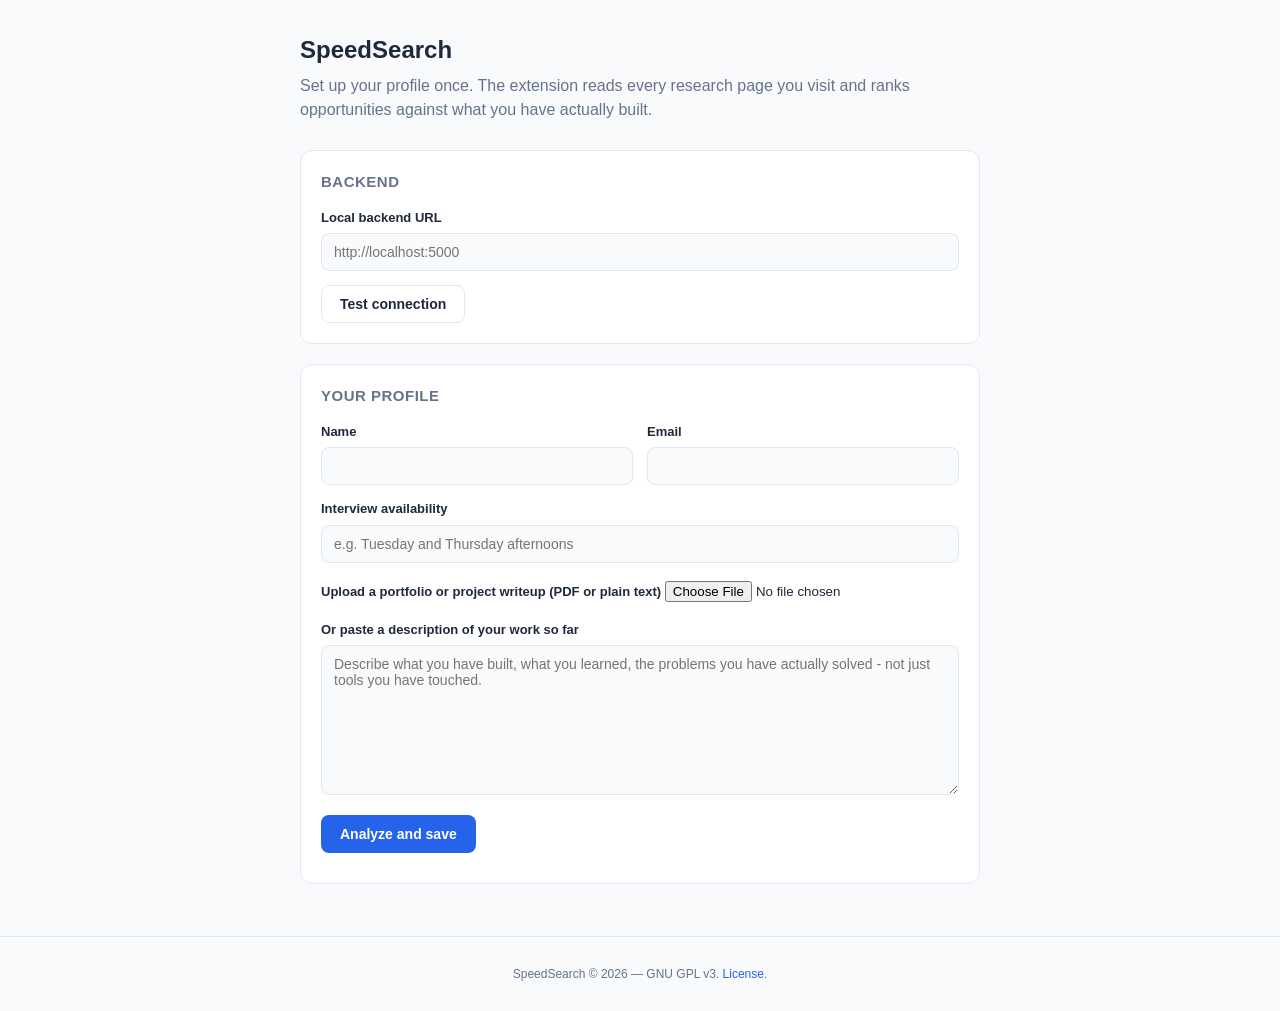
<file: extension/options.html>
<!--
  SpeedSearch - Contextual matching for university research discovery.
  Copyright (C) 2026 Aadharsh Sakkaravarthy, Ted Erdos, Ali Salama,
                     Chima Ozonwoye.
  Licensed under GNU GPL v3.  See LICENSE.
-->
<!DOCTYPE html>
<html lang="en">
<head>
  <meta charset="UTF-8">
  <title>SpeedSearch Settings</title>
  <link rel="stylesheet" href="options.css">
</head>
<body>
  <main>
    <h1>SpeedSearch</h1>
    <p class="sub">Set up your profile once. The extension reads every
    research page you visit and ranks opportunities against what
    you have actually built.</p>

    <section class="card">
      <h2>Backend</h2>
      <label>Local backend URL
        <input id="backend" type="url"
               placeholder="http://localhost:5000">
      </label>
      <div id="backend-status" class="status"></div>
      <button id="test-backend" class="secondary">Test connection</button>
    </section>

    <section class="card">
      <h2>Your profile</h2>
      <form id="profile-form">
        <div class="row">
          <label>Name<input name="name" required></label>
          <label>Email<input name="email" type="email" required></label>
        </div>
        <label>Interview availability
          <input name="availability"
                 placeholder="e.g. Tuesday and Thursday afternoons">
        </label>

        <label>Upload a portfolio or project writeup (PDF or plain text)
          <input name="file" type="file" accept=".pdf,.txt,.md">
        </label>
        <label>Or paste a description of your work so far
          <textarea name="text" rows="8"
            placeholder="Describe what you have built, what you learned, the problems you have actually solved - not just tools you have touched."></textarea>
        </label>

        <button class="primary" type="submit">Analyze and save</button>
      </form>
      <div id="save-status" class="status"></div>
    </section>

    <section id="current" class="card hidden">
      <h2>What SpeedSearch sees in your work</h2>
      <p id="current-summary"></p>
      <div id="current-skills" class="skills"></div>
      <ul id="current-experience"></ul>
    </section>
  </main>

  <footer>
    <p>SpeedSearch &copy; 2026 &mdash; GNU GPL v3.
      <a href="https://www.gnu.org/licenses/gpl-3.0.html" target="_blank">License</a>.
    </p>
  </footer>

  <script src="options.js"></script>
</body>
</html>
</file>
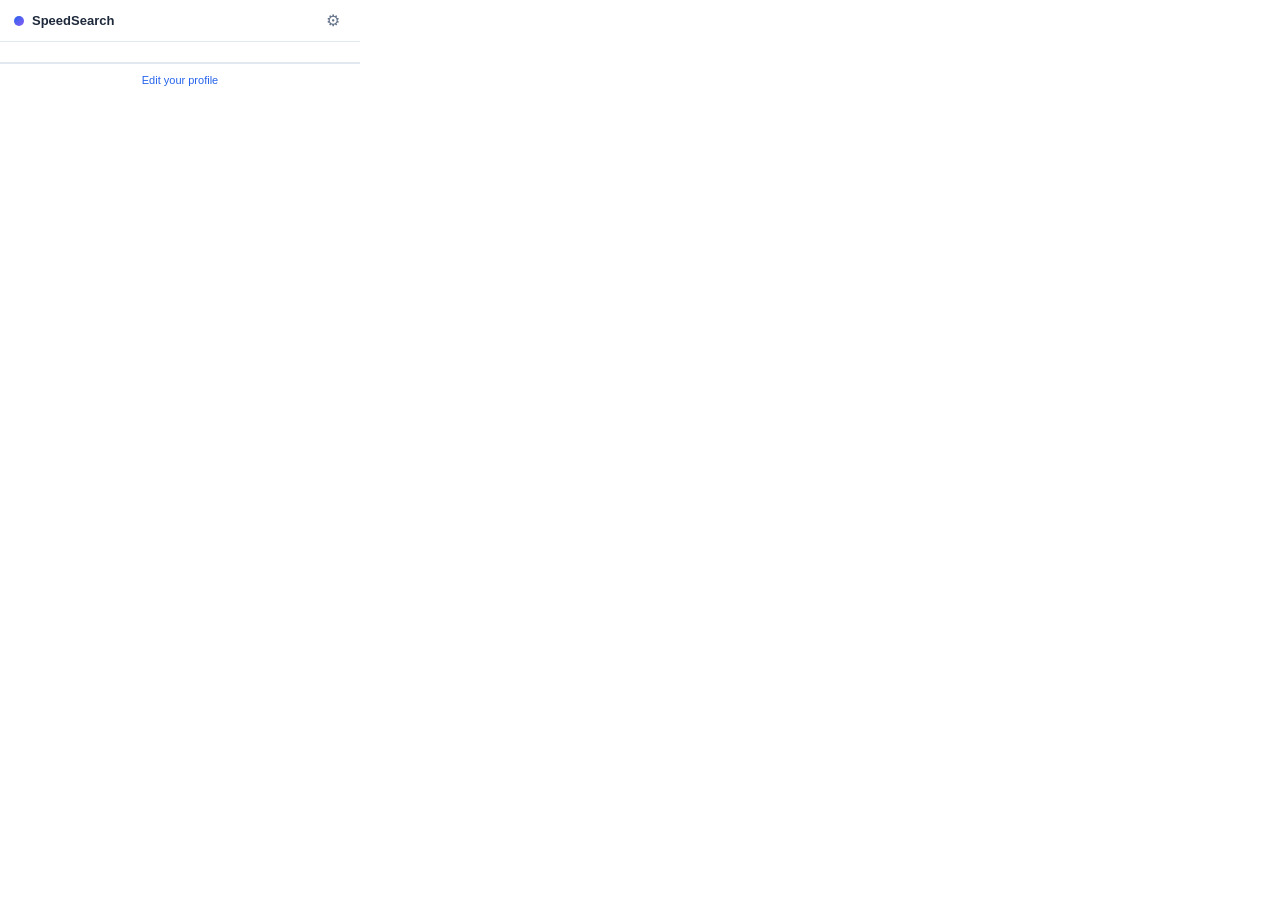
<file: extension/popup.html>
<!--
  SpeedSearch - Contextual matching for university research discovery.
  Copyright (C) 2026 Aadharsh Sakkaravarthy, Ted Erdos, Ali Salama,
                     Chima Ozonwoye.
  Licensed under GNU GPL v3.  See LICENSE.
-->
<!DOCTYPE html>
<html lang="en">
<head>
  <meta charset="UTF-8">
  <link rel="stylesheet" href="popup.css">
  <title>SpeedSearch</title>
</head>
<body>
  <header>
    <div class="brand">
      <span class="dot"></span>
      <strong>SpeedSearch</strong>
    </div>
    <button id="settings" class="icon" title="Settings">&#9881;</button>
  </header>

  <section id="status" class="status"></section>

  <section id="empty" class="empty hidden">
    <p>No research opportunities detected on this page.</p>
    <button id="rescan" class="primary">Scan this page</button>
  </section>

  <section id="results" class="hidden">
    <div class="actions">
      <button id="rescan2" class="secondary">Rescan</button>
    </div>
    <div id="match-list"></div>
  </section>

  <footer>
    <a href="#" id="open-options">Edit your profile</a>
  </footer>

  <script src="popup.js"></script>
</body>
</html>
</file>
<file: extension/options.css>
/*
 * SpeedSearch - Contextual matching for university research discovery.
 * Copyright (C) 2026 Aadharsh Sakkaravarthy, Ted Erdos, Ali Salama,
 *                    Chima Ozonwoye.
 * Licensed under GNU GPL v3.  See LICENSE.
 */

:root {
  --primary: #2563eb;
  --accent: #8b5cf6;
  --bg: #f8fafc;
  --card: #ffffff;
  --border: #e2e8f0;
  --text: #1e293b;
  --muted: #64748b;
}

* { box-sizing: border-box; }

body {
  font-family: -apple-system, BlinkMacSystemFont, "Segoe UI", sans-serif;
  background: var(--bg);
  color: var(--text);
  margin: 0;
  line-height: 1.5;
}

main { max-width: 720px; margin: 0 auto; padding: 32px 20px; }

h1 {
  margin: 0 0 6px;
  font-size: 24px;
}
.sub {
  color: var(--muted);
  margin: 0 0 28px;
}

.card {
  background: var(--card);
  border: 1px solid var(--border);
  border-radius: 12px;
  padding: 20px;
  margin-bottom: 20px;
}

.card h2 {
  margin: 0 0 14px;
  font-size: 15px;
  color: var(--muted);
  text-transform: uppercase;
  letter-spacing: 0.5px;
}

label {
  display: block;
  margin-bottom: 14px;
  font-size: 13px;
  font-weight: 600;
}

input[type="text"], input[type="email"], input[type="url"],
input:not([type]), textarea {
  width: 100%;
  margin-top: 6px;
  padding: 10px 12px;
  border: 1px solid var(--border);
  border-radius: 8px;
  font-size: 14px;
  font-family: inherit;
  background: var(--bg);
}
input:focus, textarea:focus {
  outline: none;
  border-color: var(--primary);
  background: white;
}
input[type="file"] { background: transparent; padding: 4px 0; }

textarea {
  resize: vertical;
  min-height: 120px;
}

.row {
  display: grid;
  grid-template-columns: 1fr 1fr;
  gap: 14px;
}

button {
  font-family: inherit;
  font-size: 14px;
  font-weight: 600;
  cursor: pointer;
  border-radius: 8px;
  padding: 10px 18px;
  border: 1px solid transparent;
}
button.primary {
  background: var(--primary);
  color: white;
}
button.primary:hover { background: #1d4ed8; }
button.secondary {
  background: white;
  border-color: var(--border);
  color: var(--text);
}
button.secondary:hover { background: var(--bg); }

.status {
  margin-top: 10px;
  font-size: 13px;
  color: var(--muted);
}
.status.ok { color: #166534; }
.status.error { color: #991b1b; }
.status.working { color: var(--primary); }

.hidden { display: none; }

.skills {
  display: flex;
  flex-wrap: wrap;
  gap: 6px;
  margin: 10px 0;
}
.skill {
  background: #eff6ff;
  color: var(--primary);
  padding: 3px 10px;
  border-radius: 20px;
  font-size: 12px;
  font-weight: 600;
}

ul { margin: 6px 0 0; padding-left: 18px; }
ul li { margin-bottom: 4px; font-size: 13px; }

footer {
  text-align: center;
  padding: 16px;
  color: var(--muted);
  font-size: 12px;
  border-top: 1px solid var(--border);
}
footer a { color: var(--primary); text-decoration: none; }
</file>
<file: extension/popup.css>
/*
 * SpeedSearch - Contextual matching for university research discovery.
 * Copyright (C) 2026 Aadharsh Sakkaravarthy, Ted Erdos, Ali Salama,
 *                    Chima Ozonwoye.
 * Licensed under GNU GPL v3.  See LICENSE.
 */

:root {
  --primary: #2563eb;
  --accent: #8b5cf6;
  --bg: #ffffff;
  --muted: #64748b;
  --border: #e2e8f0;
  --text: #1e293b;
  --card: #f8fafc;
}

* { box-sizing: border-box; }

body {
  width: 360px;
  margin: 0;
  font-family: -apple-system, BlinkMacSystemFont, "Segoe UI", sans-serif;
  color: var(--text);
  background: var(--bg);
  font-size: 13px;
}

header {
  display: flex;
  align-items: center;
  justify-content: space-between;
  padding: 10px 14px;
  border-bottom: 1px solid var(--border);
}

.brand { display: flex; align-items: center; gap: 8px; }
.brand .dot {
  width: 10px; height: 10px; border-radius: 50%;
  background: linear-gradient(135deg, var(--primary), var(--accent));
}

button.icon {
  background: none; border: none; cursor: pointer;
  font-size: 16px; color: var(--muted);
}
button.icon:hover { color: var(--text); }

.status {
  padding: 10px 14px;
  font-size: 12px;
  color: var(--muted);
  border-bottom: 1px solid var(--border);
}
.status.warn { color: #b45309; background: #fef3c7; }
.status.error { color: #991b1b; background: #fee2e2; }

.empty {
  padding: 20px 14px;
  text-align: center;
  color: var(--muted);
}
.empty p { margin: 0 0 12px; }

.actions {
  display: flex;
  justify-content: flex-end;
  padding: 8px 14px 0;
}

#match-list { padding: 8px 14px 14px; }

.match {
  background: var(--card);
  border: 1px solid var(--border);
  border-left: 4px solid var(--primary);
  border-radius: 8px;
  padding: 10px 12px;
  margin-bottom: 10px;
}
.match.top {
  border-left-color: var(--accent);
  background: #faf5ff;
}

.match-head {
  display: flex;
  justify-content: space-between;
  align-items: flex-start;
  gap: 10px;
}
.match h4 {
  margin: 0;
  font-size: 13px;
  line-height: 1.3;
}
.match .score {
  font-size: 18px;
  font-weight: 800;
  color: var(--primary);
  white-space: nowrap;
}
.match.top .score { color: var(--accent); }

.match p {
  margin: 6px 0 0;
  color: var(--muted);
  font-size: 12px;
  line-height: 1.4;
}

.skills {
  display: flex;
  flex-wrap: wrap;
  gap: 4px;
  margin-top: 8px;
}
.skill {
  background: #eff6ff;
  color: var(--primary);
  padding: 2px 8px;
  border-radius: 20px;
  font-size: 10px;
  font-weight: 600;
}

.difficulty {
  display: inline-block;
  padding: 1px 6px;
  border-radius: 3px;
  font-size: 9px;
  font-weight: 700;
  text-transform: uppercase;
  letter-spacing: 0.3px;
  margin-bottom: 4px;
}
.difficulty.structured { background: #dcfce7; color: #166534; }
.difficulty.moderate { background: #fef3c7; color: #92400e; }
.difficulty.high { background: #fee2e2; color: #991b1b; }

button.primary, button.secondary {
  font-family: inherit;
  font-size: 12px;
  font-weight: 600;
  padding: 8px 12px;
  border-radius: 6px;
  border: 1px solid transparent;
  cursor: pointer;
}
button.primary { background: var(--primary); color: white; }
button.primary:hover { background: #1d4ed8; }
button.secondary {
  background: white;
  border-color: var(--border);
  color: var(--text);
}
button.secondary:hover { background: var(--card); }

.hidden { display: none; }

footer {
  padding: 8px 14px 10px;
  text-align: center;
  border-top: 1px solid var(--border);
}
footer a {
  color: var(--primary);
  text-decoration: none;
  font-size: 11px;
}
footer a:hover { text-decoration: underline; }

.loading {
  display: flex;
  align-items: center;
  gap: 8px;
  padding: 14px;
  color: var(--muted);
}
.spinner {
  width: 14px; height: 14px;
  border: 2px solid var(--border);
  border-top-color: var(--primary);
  border-radius: 50%;
  animation: spin 1s linear infinite;
}
@keyframes spin { to { transform: rotate(360deg); } }
</file>
